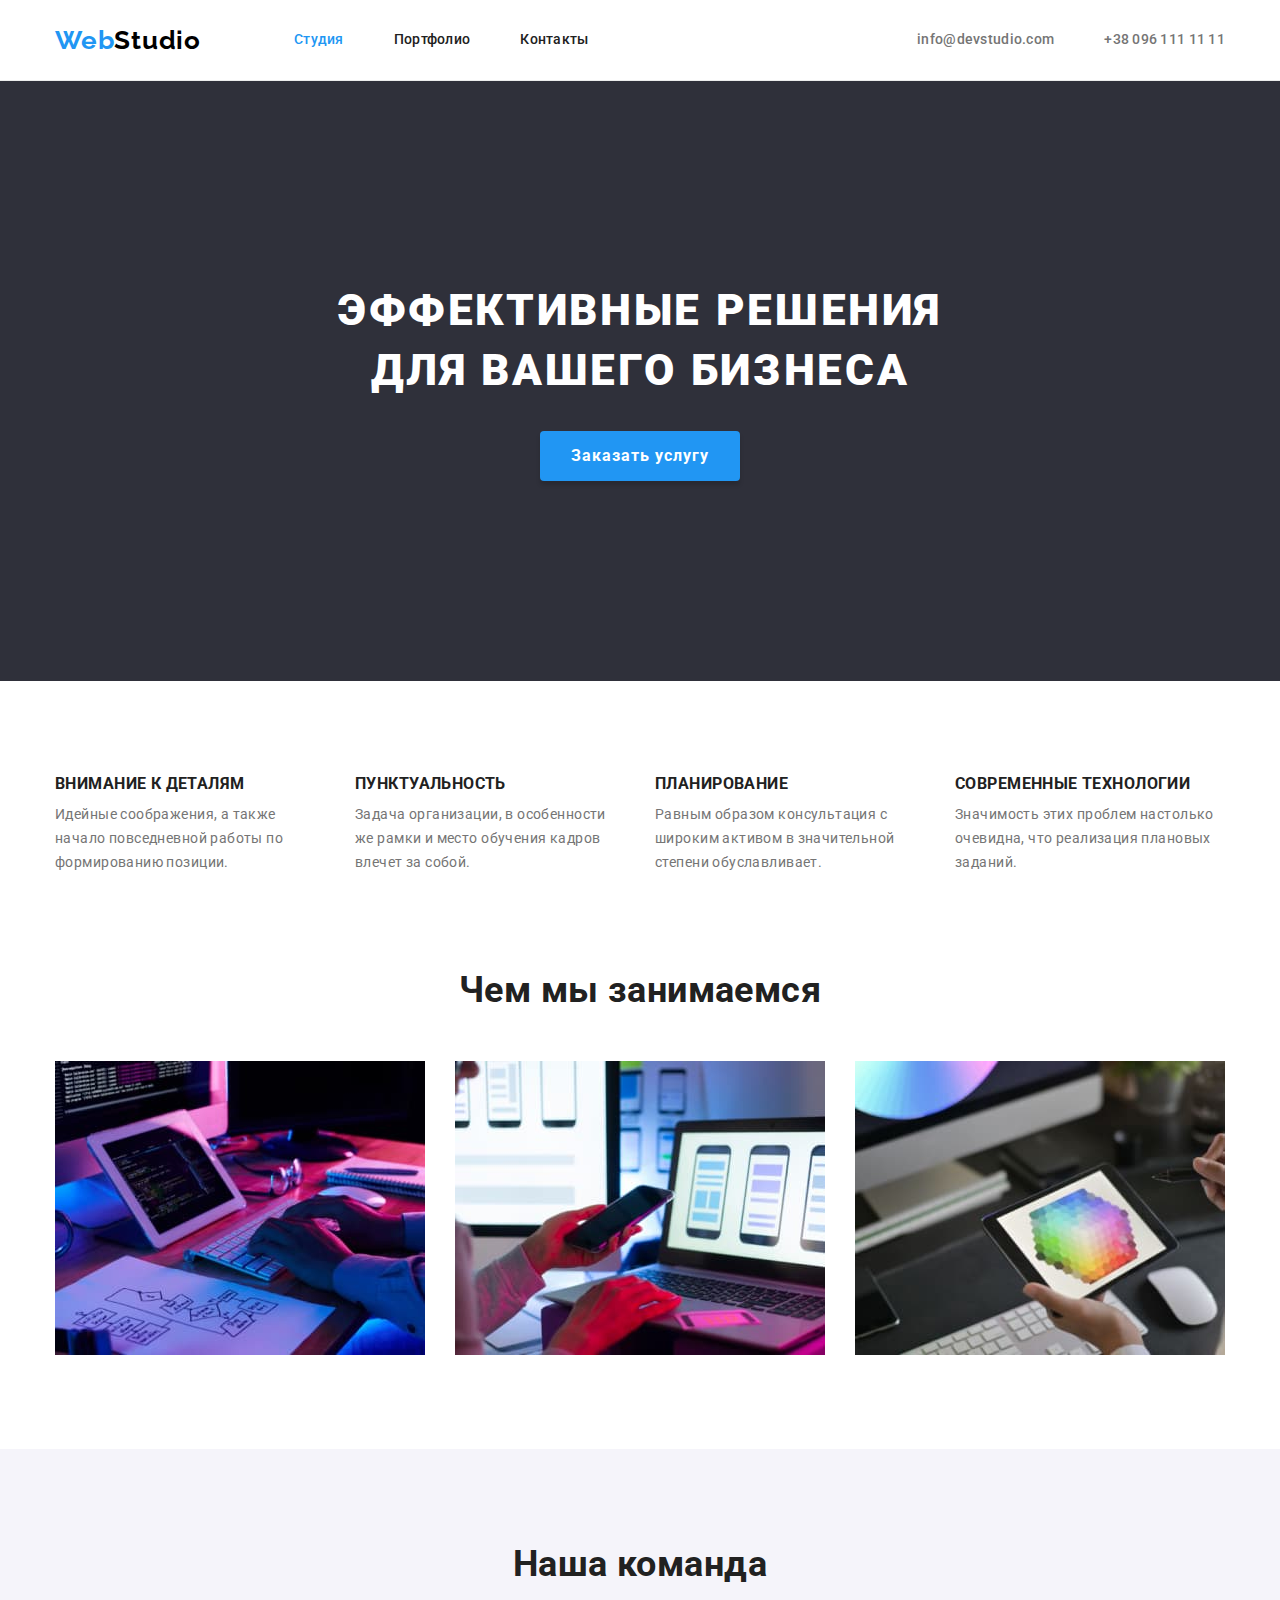
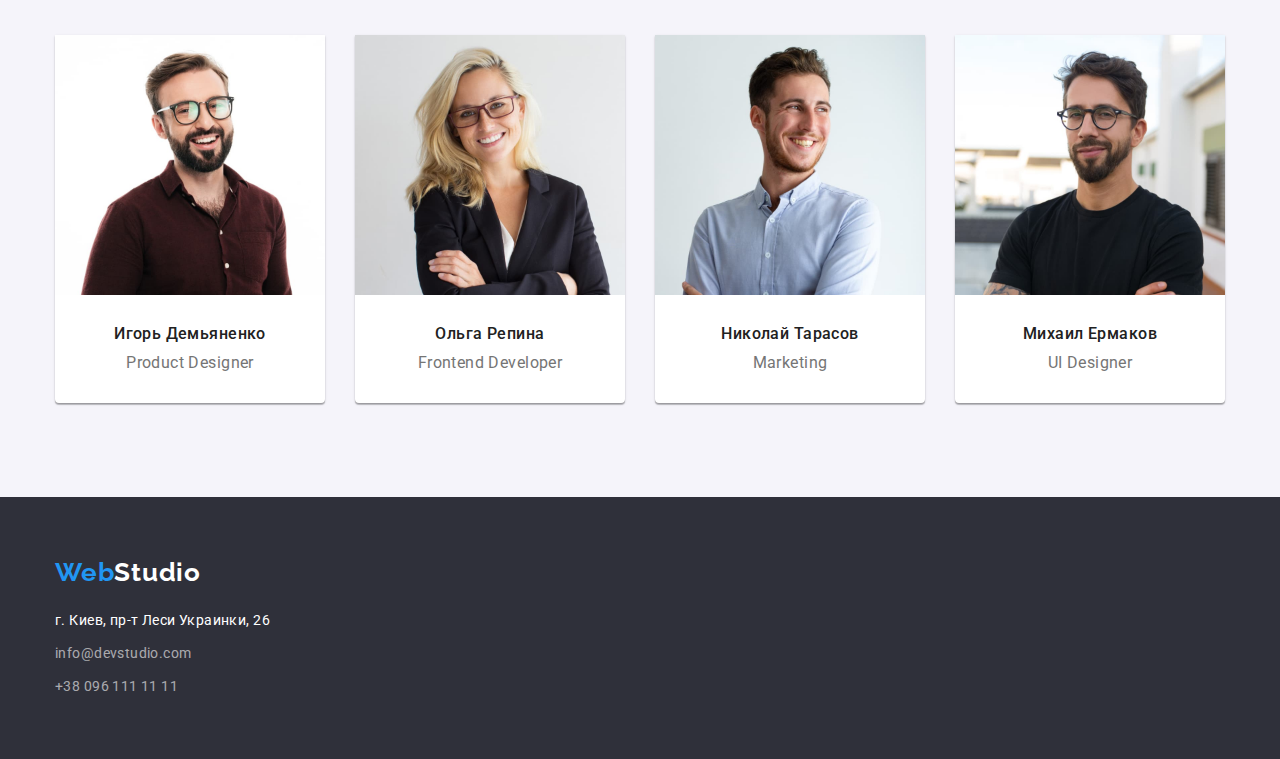
<file: index.html>
<!DOCTYPE html>
<html lang="ru">
  <head>
    <meta charset="UTF-8" />
    <meta http-equiv="X-UA-Compatible" content="IE=edge" />
    <meta name="viewport" content="width=device-width, initial-scale=1.0" />
    <title>Document</title>
    <link
      rel="stylesheet"
      href="https://cdnjs.cloudflare.com/ajax/libs/modern-normalize/1.1.0/modern-normalize.css"
    />
    <link rel="preconnect" href="https://fonts.googleapis.com" />
    <link rel="preconnect" href="https://fonts.gstatic.com" crossorigin />
    <link
      href="https://fonts.googleapis.com/css2?family=Raleway:wght@700&family=Roboto:wght@400;500;700;900&display=swap"
      rel="stylesheet"
    />
    <link rel="stylesheet" href="./css/styles.css" />
  </head>
  <body>
    <header class="header">
      <div class="container">
        <nav class="header-navigation">
          <a class="blue-logo link" href="">Web<span class="logo">Studio</span> </a>
          <ul class="nav">
            <li class="nav-item">
              <a class="nav-link link current" href="./index.html">Студия</a>
            </li>
            <li class="nav-item">
              <a class="nav-link link" href="./portfolio.html">Портфолио</a>
            </li>
            <li class="nav-item">
              <a class="nav-link link" href="">Контакты</a>
            </li>
          </ul>
        </nav>
        <ul class="contacts">
          <li class="contacts-item">
            <a class="contacts-link link" href="mailto:info@devstudio.com">info@devstudio.com</a>
          </li>
          <li class="contacts-item">
            <a class="contacts-link link" href="tel:+380961111111">+38 096 111 11 11</a>
          </li>
        </ul>
      </div>
    </header>
    <main>
      <section class="hero">
        <div class="container">
          <h1 class="hero-title">
            Эффективные решения <br />
            для вашего бизнеса
          </h1>
          <button class="hero-btn" type="button">Заказать услугу</button>
        </div>
      </section>
      <section class="section">
        <div class="container">
          <h2 class="visually-hidden">Наши преимущества</h2>
          <ul class="features">
            <li class="features-item">
              <h3 class="features-title">Внимание к деталям</h3>
              <p class="features-text">
                Идейные соображения, а также начало повседневной работы по формированию позиции.
              </p>
            </li>
            <li class="features-item">
              <h3 class="features-title">Пунктуальность</h3>
              <p class="features-text">
                Задача организации, в особенности же рамки и место обучения кадров влечет за собой.
              </p>
            </li>
            <li class="features-item">
              <h3 class="features-title">Планирование</h3>
              <p class="features-text">
                Равным образом консультация с широким активом в значительной степени обуславливает.
              </p>
            </li>
            <li class="features-item">
              <h3 class="features-title">Современные технологии</h3>
              <p class="features-text">
                Значимость этих проблем настолько очевидна, что реализация плановых заданий.
              </p>
            </li>
          </ul>
        </div>
      </section>
      <section class="work-section section">
        <div class="container">
          <h2 class="second-title">Чем мы занимаемся</h2>
          <ul class="works">
            <li class="works-item">
              <img src="./images/image1.jpg" alt="Написание кода" width="370" height="294" />
            </li>
            <li class="works-item">
              <img src="./images/image2.jpg" alt="Разработка приложений" width="370" height="294" />
            </li>
            <li class="works-item">
              <img src="./images/image3.jpg" alt="Оформление" width="370" height="294" />
            </li>
          </ul>
        </div>
      </section>
      <section class="team-section section">
        <div class="container">
          <h2 class="second-title">Наша команда</h2>
          <ul class="team">
            <li class="team-item">
              <img src="./images/photo1.jpg" alt="Игорь Демьяненко" width="270" height="260" />
              <div class="description-block">
                <h3 class="team-title">Игорь Демьяненко</h3>
                <p class="team-text">Product Designer</p>
              </div>
            </li>
            <li class="team-item">
              <img src="./images/photo2.jpg" alt="Ольга Репина" width="270" height="260" />
              <div class="description-block">
                <h3 class="team-title">Ольга Репина</h3>
                <p class="team-text">Frontend Developer</p>
              </div>
            </li>
            <li class="team-item">
              <img src="./images/photo3.jpg" alt="Николай Тарасов" width="270" height="260" />
              <div class="description-block">
                <h3 class="team-title">Николай Тарасов</h3>
                <p class="team-text">Marketing</p>
              </div>
            </li>
            <li class="team-item">
              <img src="./images/photo4.jpg" alt="Михаил Ермаков" width="270" height="260" />
              <div class="description-block">
                <h3 class="team-title">Михаил Ермаков</h3>
                <p class="team-text">UI Designer</p>
              </div>
            </li>
          </ul>
        </div>
      </section>
    </main>

    <footer class="footer">
      <div class="container">
        <a class="blue-logo link" href="">Web<span class="white-logo">Studio</span> </a>
        <address class="address">
          <ul class="list">
            <li class="address-item">
              <a
                class="address-map link"
                href="https://goo.gl/maps/dqnTAqHNVVHQZRsw9"
                target="_blank"
                rel="noopener noreferrer"
                >г. Киев, пр-т Леси Украинки, 26</a
              >
            </li>
            <li class="address-item">
              <a class="address-link link" href="mailto:info@devstudio.com">info@devstudio.com</a>
            </li>
            <li class="address-item">
              <a class="address-link link" href="tel:+380961111111">+38 096 111 11 11</a>
            </li>
          </ul>
        </address>
      </div>
    </footer>
  </body>
</html>
</file>
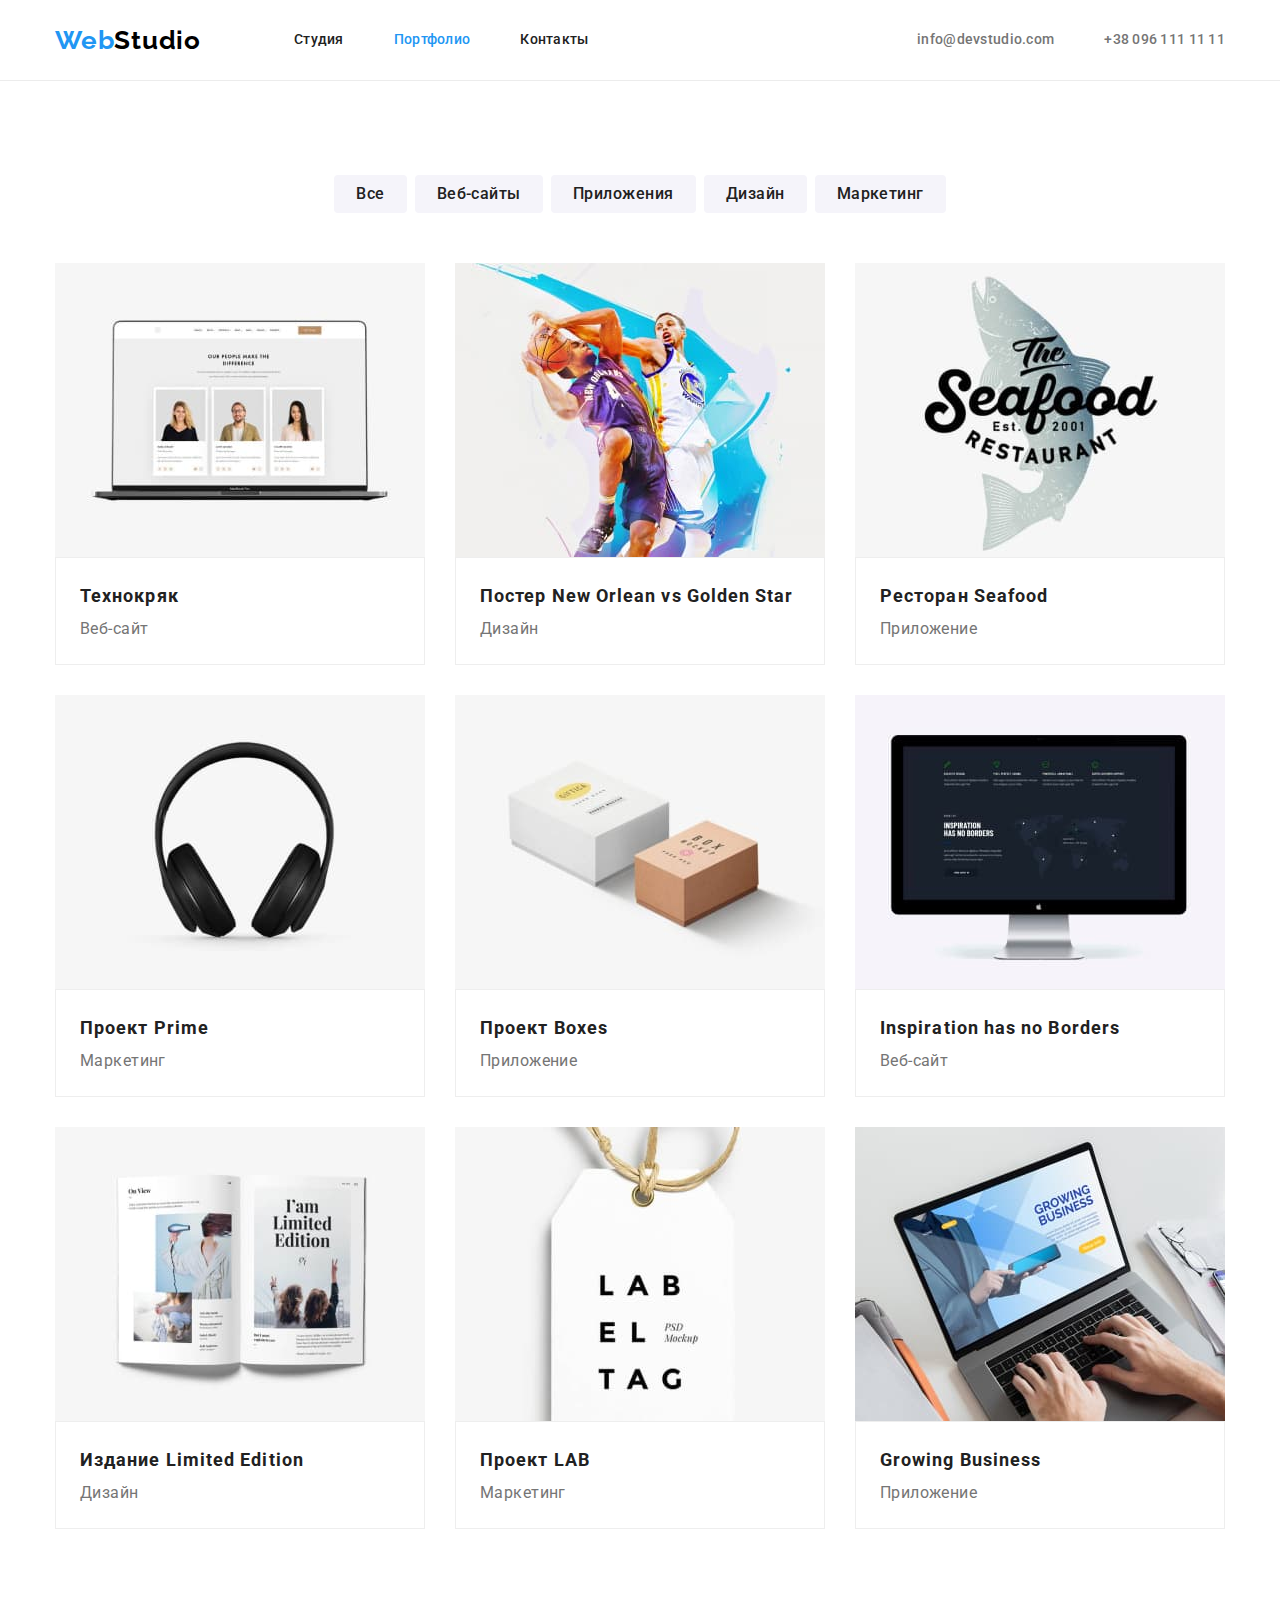
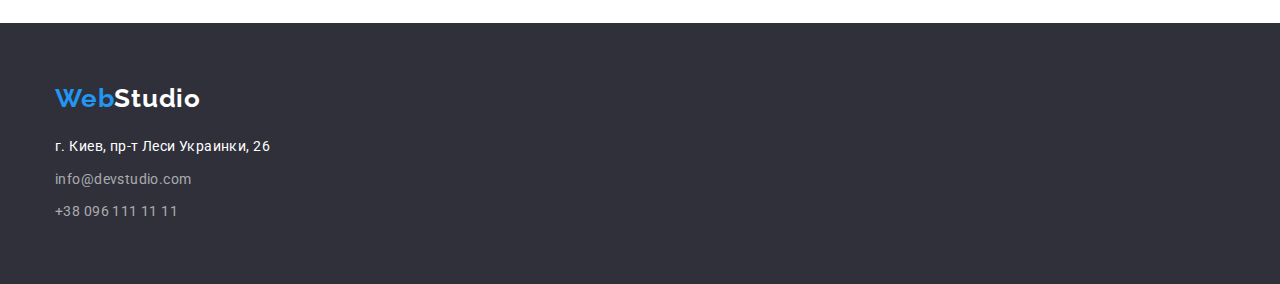
<file: portfolio.html>
<!DOCTYPE html>
<html lang="ru">
  <head>
    <meta charset="UTF-8" />
    <meta http-equiv="X-UA-Compatible" content="IE=edge" />
    <meta name="viewport" content="width=device-width, initial-scale=1.0" />
    <title>Document</title>
    <link
      rel="stylesheet"
      href="https://cdnjs.cloudflare.com/ajax/libs/modern-normalize/1.1.0/modern-normalize.css"
    />
    <link rel="preconnect" href="https://fonts.googleapis.com" />
    <link rel="preconnect" href="https://fonts.gstatic.com" crossorigin />
    <link
      href="https://fonts.googleapis.com/css2?family=Raleway:wght@700&family=Roboto:wght@400;500;700;900&display=swap"
      rel="stylesheet"
    />
    <link rel="stylesheet" href="./css/styles.css" />
  </head>
  <body>
    <header class="header">
      <div class="container">
        <nav class="header-navigation">
          <a class="blue-logo link" href="">Web<span class="logo">Studio</span> </a>
          <ul class="nav">
            <li class="nav-item">
              <a class="nav-link link" href="./index.html">Студия</a>
            </li>
            <li class="nav-item">
              <a class="nav-link link current" href="./portfolio.html">Портфолио</a>
            </li>
            <li class="nav-item">
              <a class="nav-link link" href="">Контакты</a>
            </li>
          </ul>
        </nav>
        <ul class="contacts">
          <li class="contacts-item">
            <a class="contacts-link link" href="mailto:info@devstudio.com">info@devstudio.com</a>
          </li>
          <li class="contacts-item">
            <a class="contacts-link link" href="tel:+380961111111">+38 096 111 11 11</a>
          </li>
        </ul>
      </div>
    </header>
    <main>
      <section class="section">
        <div class="container">
          <h1 class="visually-hidden">Примеры работ</h1>
          <ul class="filter">
            <li class="filter-item"><button class="filter-btn" type="button">Все</button></li>
            <li class="filter-item"><button class="filter-btn" type="button">Веб-сайты</button></li>
            <li class="filter-item">
              <button class="filter-btn" type="button">Приложения</button>
            </li>
            <li class="filter-item"><button class="filter-btn" type="button">Дизайн</button></li>
            <li class="filter-item"><button class="filter-btn" type="button">Маркетинг</button></li>
          </ul>
          <ul class="gallery">
            <li class="gallery-item">
              <a class="link" href="">
                <img src="./images/img1.jpg" alt="Веб сайт" width="370" height="294" />
                <div class="text-block">
                  <h2 class="gallery-title">Технокряк</h2>
                  <p class="gallery-text">Веб-сайт</p>
                </div>
              </a>
            </li>
            <li class="gallery-item">
              <a class="link" href="">
                <img src="./images/img2.jpg" alt="Баскетбол" width="370" height="294" />
                <div class="text-block">
                  <h2 class="gallery-title">Постер New Orlean vs Golden Star</h2>
                  <p class="gallery-text">Дизайн</p>
                </div>
              </a>
            </li>
            <li class="gallery-item">
              <a class="link" href="">
                <img src="./images/img3.jpg" alt="Логотип ресторана" width="370" height="294" />
                <div class="text-block">
                  <h2 class="gallery-title">Ресторан Seafood</h2>
                  <p class="gallery-text">Приложение</p>
                </div>
              </a>
            </li>
            <li class="gallery-item">
              <a class="link" href="">
                <img src="./images/img4.jpg" alt="Наушники" width="370" height="294" />
                <div class="text-block">
                  <h2 class="gallery-title">Проект Prime</h2>
                  <p class="gallery-text">Маркетинг</p>
                </div>
              </a>
            </li>
            <li class="gallery-item">
              <a class="link" href="">
                <img src="./images/img5.jpg" alt="Коробки" width="370" height="294" />
                <div class="text-block">
                  <h2 class="gallery-title">Проект Boxes</h2>
                  <p class="gallery-text">Приложение</p>
                </div>
              </a>
            </li>
            <li class="gallery-item">
              <a class="link" href="">
                <img src="./images/img6.jpg" alt="Монитор" width="370" height="294" />
                <div class="text-block">
                  <h2 class="gallery-title">Inspiration has no Borders</h2>
                  <p class="gallery-text">Веб-сайт</p>
                </div>
              </a>
            </li>
            <li class="gallery-item">
              <a class="link" href="">
                <img src="./images/img7.jpg" alt="Книга" width="370" height="294" />
                <div class="text-block">
                  <h2 class="gallery-title">Издание Limited Edition</h2>
                  <p class="gallery-text">Дизайн</p>
                </div>
              </a>
            </li>
            <li class="gallery-item">
              <a class="link" href="">
                <img src="./images/img8.jpg" alt="Этикетка" width="370" height="294" />
                <div class="text-block">
                  <h2 class="gallery-title">Проект LAB</h2>
                  <p class="gallery-text">Маркетинг</p>
                </div>
              </a>
            </li>
            <li class="gallery-item">
              <a class="link" href="">
                <img src="./images/img9.jpg" alt="Ноутбук" width="370" height="294" />
                <div class="text-block">
                  <h2 class="gallery-title">Growing Business</h2>
                  <p class="gallery-text">Приложение</p>
                </div>
              </a>
            </li>
          </ul>
        </div>
      </section>
    </main>
    <footer class="footer">
      <div class="container">
        <a class="blue-logo link" href="">Web<span class="white-logo">Studio</span> </a>
        <address class="address">
          <ul>
            <li class="address-item">
              <a
                class="address-map link"
                href="https://goo.gl/maps/dqnTAqHNVVHQZRsw9"
                target="_blank"
                rel="noopener noreferrer"
                >г. Киев, пр-т Леси Украинки, 26</a
              >
            </li>
            <li class="address-item">
              <a class="address-link link" href="mailto:info@devstudio.com">info@devstudio.com</a>
            </li>
            <li class="address-item">
              <a class="address-link link" href="tel:+380961111111">+38 096 111 11 11</a>
            </li>
          </ul>
        </address>
      </div>
    </footer>
  </body>
</html>
</file>
<file: css/styles.css>
:root {
  --white-text-color: #ffffff;
  --title-color: #212121;
  --blue-color: #2196f3;
  --main-text-color: #757575;
  --btn-bcgrnd-color: #f5f4fa;
  --card-set-gap: 30px;
}
body {
  font-family: 'Roboto', sans-serif;
  background-color: #ffffff;
  font-size: 14px;
  line-height: 1.71;
  letter-spacing: 0.03em;
  color: var(--main-text-color);
}
p,
h1,
h2,
h3,
h4,
h5,
h6 {
  margin-top: 0;
  margin-bottom: 0;
}
ul {
  margin-top: 0;
  margin-bottom: 0;
  padding-left: 0;
  list-style: none;
}
img{
  display: block;
  max-width: 100%;
  height: auto;
}
.link {
  text-decoration: none;
}
.container {
  width: 1200px;
  padding-left: 15px;
  padding-right: 15px;
  margin: 0 auto;
}
.section {
  padding: 94px 0;
}
.header {
  border-bottom: 1px solid #ececec;
}
.nav {
  display: flex;
}
.nav-item:not(:last-child) {
  margin-right: 50px;
}
.header-navigation {
  display: flex;
  align-items: center;
}
.contacts {
  display: flex;
  margin-left: auto;
}
.header .container {
  display: flex;
  align-items: center;
}
.blue-logo {
  font-family: 'Raleway', sans-serif;
  font-weight: 700;
  font-size: 26px;
  line-height: 1.19;
  letter-spacing: 0.03em;
  color: var(--blue-color);
}
.header-navigation .blue-logo {
  margin-right: 93px;
}
.logo {
  color: #000000;
}
.nav-link {
  display: block;
  font-weight: 500;
  line-height: 1.14;
  letter-spacing: 0.02em;
  color: var(--title-color);
  padding-top: 32px;
  padding-bottom: 32px;
}
.nav-item .link:hover,
.nav-item .link:focus {
  color: var(--blue-color);
}
.current {
  color: var(--blue-color);
}
.contacts-link {
  display: block;
  font-weight: 500;
  line-height: 1.14;
  letter-spacing: 0.02em;
  color: var(--main-text-color);
  padding-top: 32px;
  padding-bottom: 32px;
}
.contacts-item:not(:last-child) {
  margin-right: 50px;
}
.contacts-item .link:hover,
.contacts-item .link:focus {
  color: var(--blue-color);
}

/* Hero */

.hero {
  background-color: #2f303a;
  padding-top: 200px;
  padding-bottom: 200px;
}
.hero-title {
  font-weight: 900;
  font-size: 44px;
  line-height: 1.36;
  letter-spacing: 0.06em;
  text-transform: uppercase;
  color: var(--white-text-color);
  text-align: center;
  margin-bottom: 30px;
}
.hero-btn {
  display: block;
  width: 200px;
  height: 50px;
  font-weight: 700;
  font-size: 16px;
  line-height: 1.88;
  letter-spacing: 0.06em;
  color: var(--white-text-color);
  background-color: var(--blue-color);
  cursor: pointer;
  margin-left: auto;
  margin-right: auto;
  border-style: none;
  border-radius: 4px;
  box-shadow: 0px 4px 4px rgba(0, 0, 0, 0.15);
}
.hero-btn:hover,
.hero-btn:focus {
  color: var(--white-text-color);
  background-color: #188ce8;
}
/* Features */
.visually-hidden {
  position: absolute;
  clip: rect(0 0 0 0);
  width: 1px;
  height: 1px;
  margin: -1px;
  …
}
.features {
  display: flex;
}
.features-item {
  width: 270px;
}
.features-item:not(:last-child) {
  margin-right: 30px;
}
.features-title {
  margin-bottom: 10px;
}
.features-title {
  font-weight: 700;
  line-height: 1.14;
  text-transform: uppercase;
  color: var(--title-color);
}

/* Works */

.work-section{
  padding-top: 0;
}
.second-title {
  font-weight: 700;
  font-size: 36px;
  line-height: 1.17;
  color: var(--title-color);
  text-align: center;
  margin-bottom: 50px;
}
.works {
  display: flex;
  
}
.works-item:not(:last-child) {
  margin-right: 30px;
}

/* Team */

.team-section {
  background-color: #f5f4fa;
 }
.team-title {
  font-weight: 500;
  font-size: 16px;
  line-height: 1.18;
  color: var(--title-color);
  margin-bottom: 10px;
  text-align: center;
}
.team {
  display: flex;
}
.team-item {
  background: #ffffff;
  box-shadow: 0px 1px 3px rgba(0, 0, 0, 0.12), 0px 1px 1px rgba(0, 0, 0, 0.14),
    0px 2px 1px rgba(0, 0, 0, 0.2);
  border-radius: 0px 0px 4px 4px;
}
.team-item:not(:last-child) {
  margin-right: 30px;
}
.team-text {
  font-size: 16px;
  line-height: 1.18;
  text-align: center;
  
}
.description-block{
  padding: 30px 0;
}

/* Footer */

.footer {
  background-color: #2f303a;
  padding-top: 60px;
  padding-bottom: 60px;
}
.address {
  font-style: normal;
  margin-top: 20px;
  }
.white-logo {
  color: var(--white-text-color);
}
.address-item .link:hover,
.address-item .link:focus {
  color: var(--blue-color);
}
.address-link {
  color: rgba(255, 255, 255, 0.6);
}
.address-map {
  color: var(--white-text-color);
}
.address-item:not(:last-child) {
  margin-bottom: 9px;
}

/* Portfolio */

.filter {
  display: flex;
  justify-content: center;
  margin-bottom: 50px;
}
.filter-btn {
  font-weight: 500;
  font-size: 16px;
  height: 38px;
  line-height: 1.62;
  letter-spacing: 0.03em;
  color: var(--title-color);
  background-color: var(--btn-bcgrnd-color);
  border-radius: 4px;
  border-style: none;
  cursor: pointer;
  padding: 6px 22px;
}

.filter-item:not(:last-child) {
  margin-right: 8px;
}
.filter-btn:hover,
.filter-btn:focus {
  color: var(--white-text-color);
  background-color: var(--blue-color);
}
.gallery {
  display: flex;
  flex-wrap: wrap;
  margin-right: calc(-1 * var(--card-set-gap));
  margin-bottom: calc(-1 * var(--card-set-gap));
}
.gallery > .gallery-item {
  flex-basis: calc(100% / 3 - var(--card-set-gap)) ;
  margin-right: var(--card-set-gap);
  margin-bottom: var(--card-set-gap);
}
.gallery-item:nth-child(3n) {
  margin-right: 0;
}
.gallery-title {
  font-size: 18px;
  line-height: 2;
  letter-spacing: 0.06em;
  color: var(--title-color);
}
.gallery-text {
  font-size: 16px;
  line-height: 1.87;
  color: var(--main-text-color);
}
.text-block {
  padding: 20px 24px;
  border: 1px solid #eeeeee;
}
</file>
